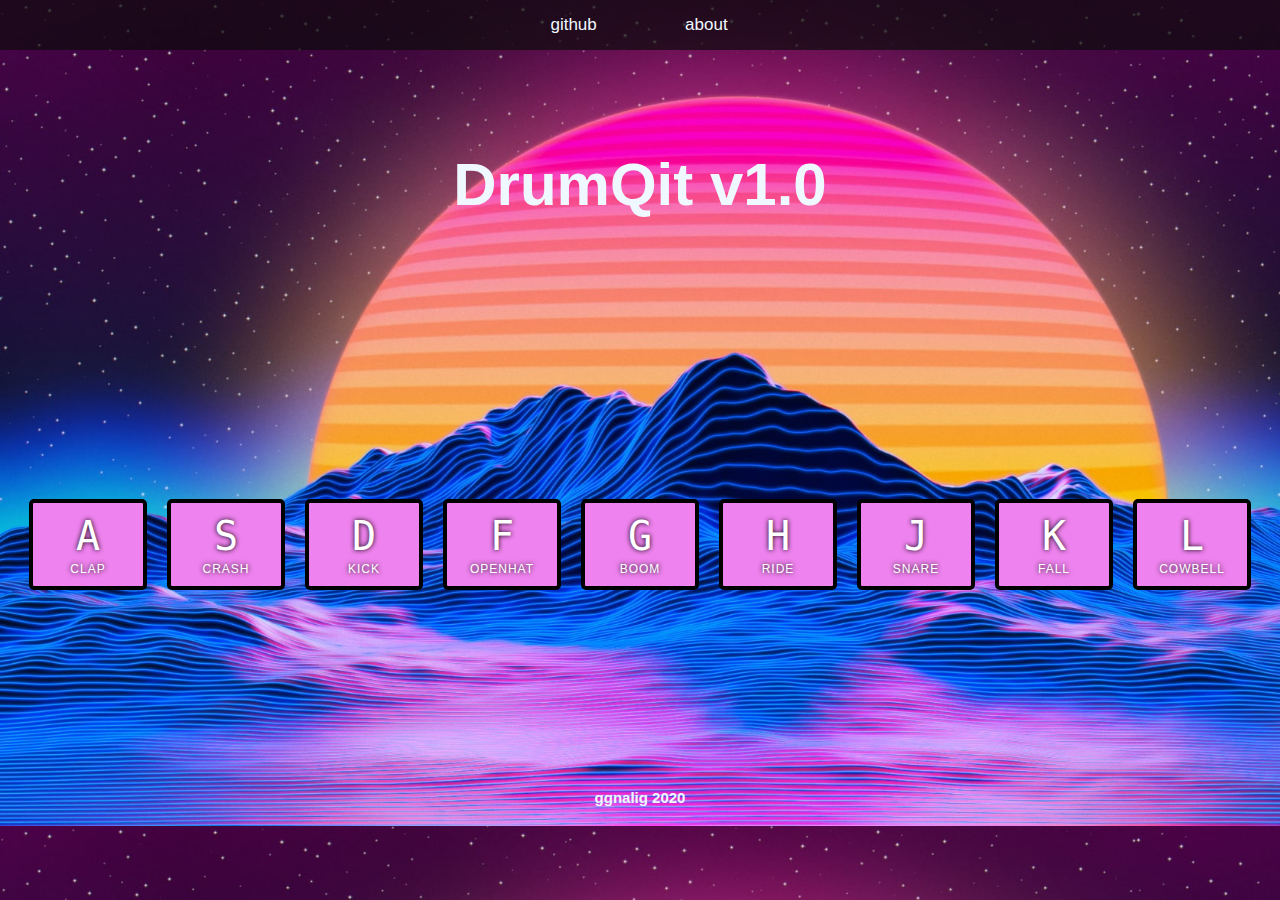
<file: index.html>
<!DOCTYPE html>
<html lang="en">

<head>
  <meta charset="UTF-8">
  <title>DrumQit</title>
  <link rel="stylesheet" href="style.css">
</head>

<body>
  <div class="nav">
    <ul>
      <li> <a href="https://github.com/ggnalig">github</a></li>
      <li> <a href="about.html">about</a></li>
    </ul>
  </div>
  <div class="headline">
    <h1>DrumQit v1.0</h1>
  </div>
  <div class="keys">
    <div data-key="65" class="key">
      <kbd>A</kbd>
      <span class="sound">clap</span>
    </div>
    <div data-key="83" class="key">
      <kbd>S</kbd>
      <span class="sound">crash</span>
    </div>
    <div data-key="68" class="key">
      <kbd>D</kbd>
      <span class="sound">kick</span>
    </div>
    <div data-key="70" class="key">
      <kbd>F</kbd>
      <span class="sound">openhat</span>
    </div>
    <div data-key="71" class="key">
      <kbd>G</kbd>
      <span class="sound">boom</span>
    </div>
    <div data-key="72" class="key">
      <kbd>H</kbd>
      <span class="sound">ride</span>
    </div>
    <div data-key="74" class="key">
      <kbd>J</kbd>
      <span class="sound">snare</span>
    </div>
    <div data-key="75" class="key">
      <kbd>K</kbd>
      <span class="sound">fall</span>
    </div>
    <div data-key="76" class="key">
      <kbd>L</kbd>
      <span class="sound">cowbell</span>
    </div>
  </div>
  <div class="footer">
    <h4>ggnalig 2020</h4>
  </div>
  
  <audio data-key="65" src="sounds/clap.wav"></audio>
  <audio data-key="83" src="sounds/crash.wav"></audio>
  <audio data-key="68" src="sounds/kick.wav"></audio>
  <audio data-key="70" src="sounds/openhat.wav"></audio>
  <audio data-key="71" src="sounds/boom.wav"></audio>
  <audio data-key="72" src="sounds/ride.wav"></audio>
  <audio data-key="74" src="sounds/snare.wav"></audio>
  <audio data-key="75" src="sounds/tom.wav"></audio>
  <audio data-key="76" src="sounds/tink.wav"></audio>
  
  <script src="script.js"></script>
  
  
</body>

</html>
</file>
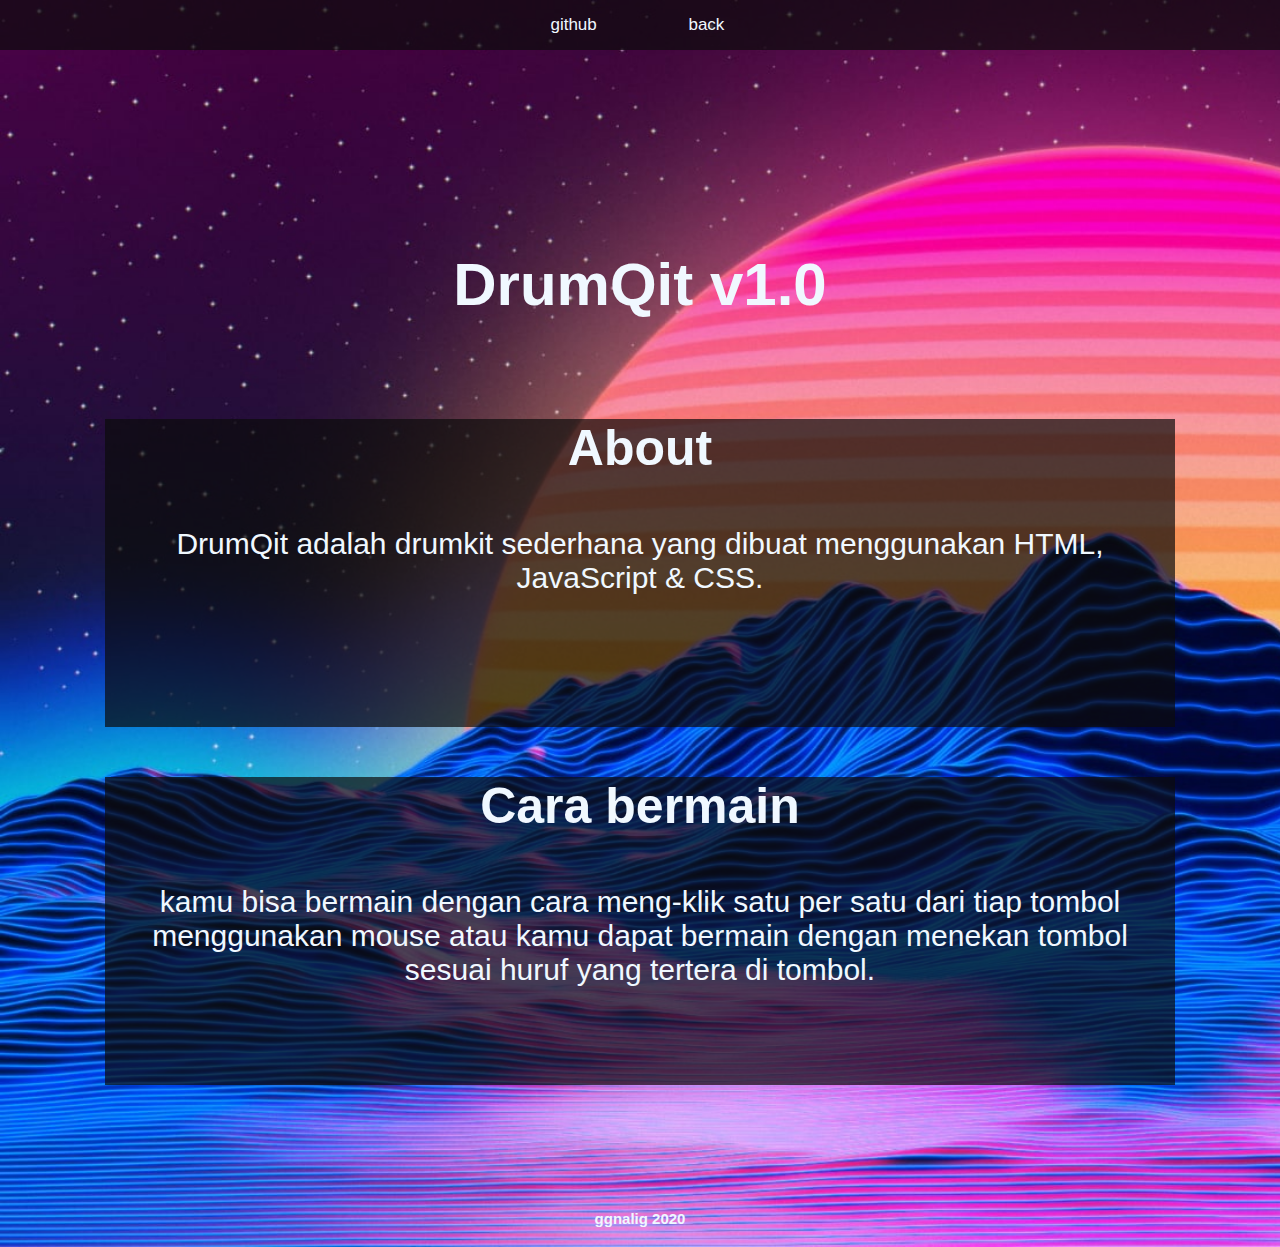
<file: about.html>
<!DOCTYPE html>
<html lang="en">

<head>
  <meta charset="UTF-8">
  <title>DrumQit - About</title>
  <link rel="stylesheet" href="style.css">
</head>

<body>
  <div class="nav">
    <ul>
      <li> <a href="https://github.com/ggnalig">github</a></li>
      <li> <a href="index.html">back</a></li>
    </ul>
  </div>
  <div class="content">
    <div class="headline">
      <h1>DrumQit v1.0</h1>
    </div>
    <div class="about">
      <h3>About</h3>
      <p>DrumQit adalah drumkit sederhana yang dibuat menggunakan HTML, JavaScript & CSS.</p>
    </div>
    <div class="how-to-use">
      <h3>Cara bermain</h3>
      <p>kamu bisa bermain dengan cara meng-klik satu per satu dari tiap tombol menggunakan mouse atau kamu dapat bermain dengan menekan tombol sesuai huruf yang tertera di tombol.</p>
    </div>
  </div>
  <div class="footer">
    <h4>ggnalig 2020</h4>
  </div>  
</body>
</html>
</file>
<file: style.css>
html {
  font-size: 10px;
  background: url(img/bg.jpg);
  background-size: cover;
}

body,html {
  margin: 0;
  padding: 0;
  font-family: sans-serif;
}
.nav ul {
  list-style-type: none;
  background: rgba(12,12,12,0.7);
  text-align: center;
  padding: 0;
  margin: 0;
}

.nav li {
  display: inline-block;
}
.nav a {
  text-decoration: none;
  color: aliceblue;
  width: 100px;
  display: block;
  padding: 15px;
  font-size: 17px;
  font-family: Arial, Helvetica, sans-serif;
}

.nav a:hover {
  background-color: black;
  transition: 0.4s;
}

.keys {
  display: flex;
  flex: 1;
  min-height: 50vh;
  align-items: center;
  justify-content: center;
}

.key {
  background-color: violet;
  border: .4rem solid black;
  border-radius: .5rem;
  margin: 1rem;
  font-size: 1.5rem;
  padding: 1rem .5rem;
  transition: all .07s ease;
  width: 10rem;
  text-align: center;
  color: white;
  text-shadow: 0 0 .5rem black;
}

.playing {
  transform: scale(1.1);
  border-color: #ffc600;
  box-shadow: 0 0 1rem #ffc600;
}

kbd {
  display: block;
  font-size: 4rem;
}

.sound {
  font-size: 1.2rem;
  text-transform: uppercase;
  letter-spacing: .1rem;
  color: white;
}

h3 {
  font-size: 50px;
  text-align: center;
  color: aliceblue;
}

p {
  font-size: 30px;
  text-align: center;
  color: aliceblue;
  height: 200px;
  padding: auto;
  margin: auto;
}

.footer {
  text-align: center;
  color: aliceblue;
  font-size: 15px;
}

.about {
  background-color: rgba(12,12,12,0.7);
  margin: 5px;
}

.how-to-use {
  background-color: rgba(12,12,12,0.7);
  margin: 5px;
}

.content {
  padding: 100px;
  justify-content: center;
}

.headline {
  text-align: center;
  color: aliceblue;
  font-size: 30px;
  margin: 100px;
}
</file>
